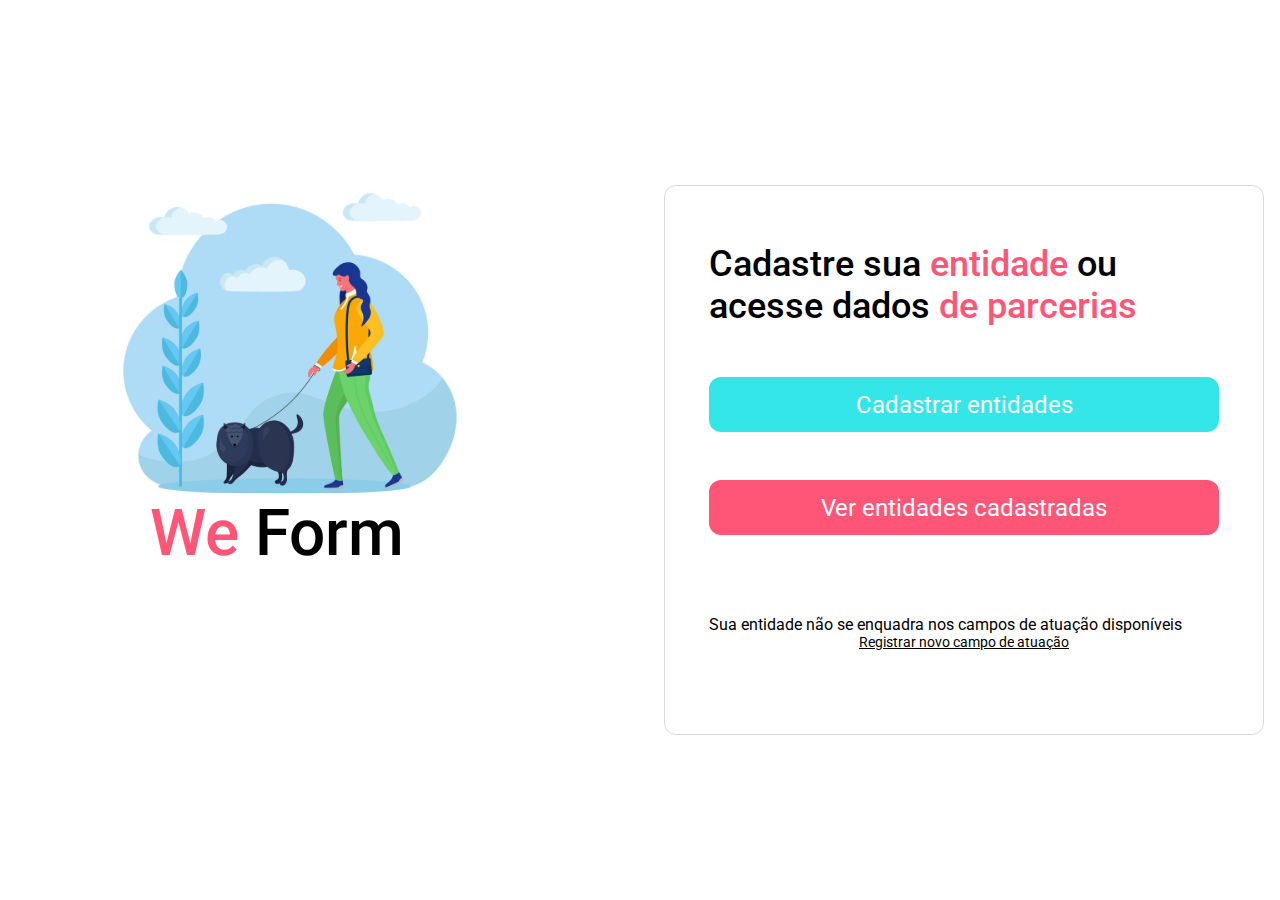
<file: index.html>
<!DOCTYPE html>
<html lang="en">
  <head>
    <meta charset="UTF-8" />
    <meta name="viewport" content="width=device-width, initial-scale=1.0" />
    <title>WeForm</title>
    <link rel="stylesheet" href="styles.css" />
    <link rel="preconnect" href="https://fonts.googleapis.com" />
    <link rel="preconnect" href="https://fonts.gstatic.com" crossorigin />
    <link
      href="https://fonts.googleapis.com/css2?family=Comic+Neue:wght@300;400;700&family=Roboto:wght@100;300;400;500;700&display=swap"
      rel="stylesheet"
    />
    <link rel="stylesheet" href="assets/fontawesome/css/all.css" />
  </head>
  <body>
    <div class="content">
      <aside>
        <img src="assets/hero.svg" alt="" />

        <h1><span>We</span> Form</h1>
      </aside>

      <main>
        <h2>
          Cadastre sua <span>entidade</span> ou acesse dados
          <span>de parcerias</span>
        </h2>

        <div class="actions">
          <a href="cadastro-entidade.html">Cadastrar entidades</a>
          <a href="">Ver entidades cadastradas</a>
        </div>
        <footer>
          <p>Sua entidade não se enquadra nos campos de atuação disponíveis</p>
          <a href="">Registrar novo campo de atuação</a>
        </footer>
      </main>
    </div>
  </body>
</html>
</file>
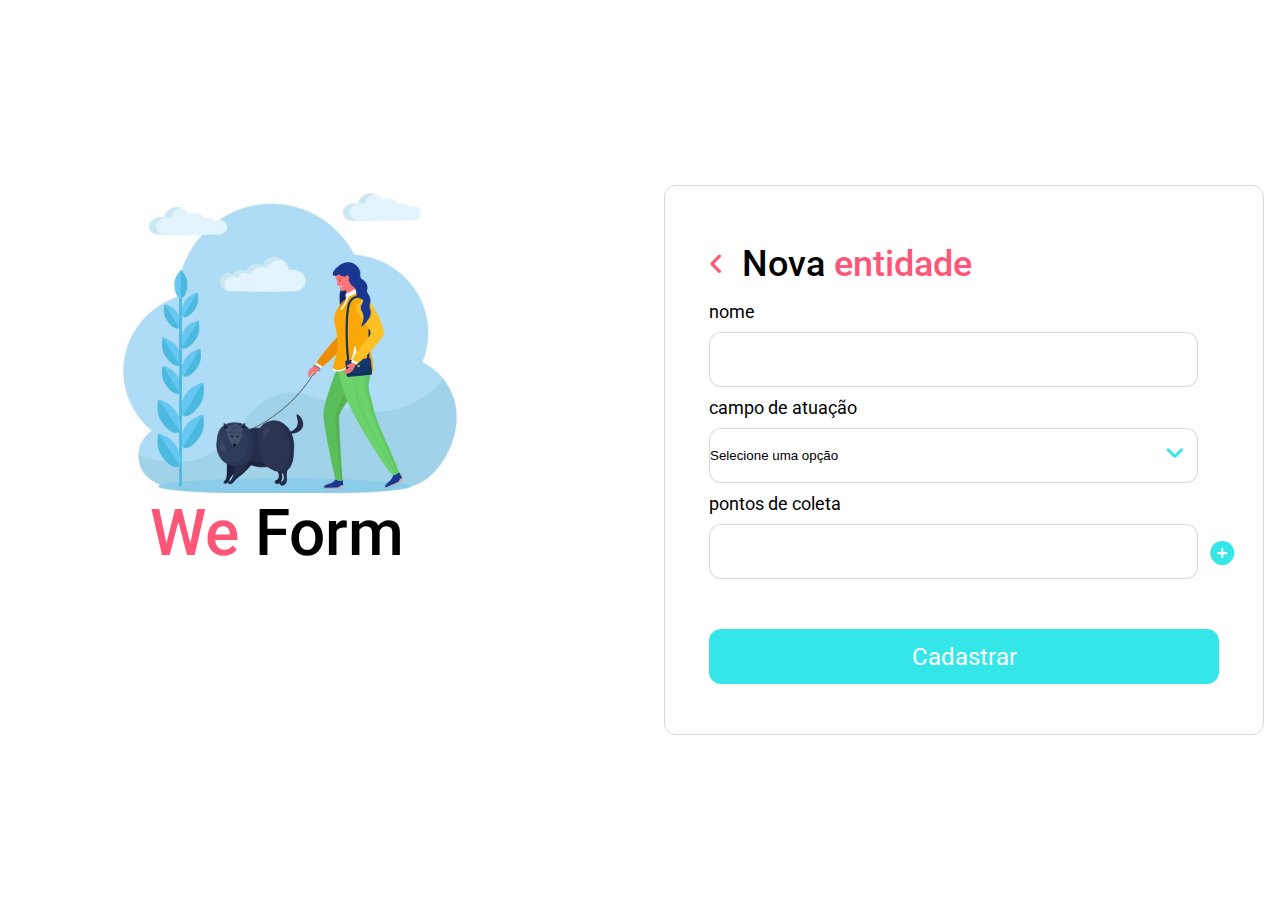
<file: cadastro-entidade.html>
<!DOCTYPE html>
<html lang="en">
  <head>
    <meta charset="UTF-8" />
    <meta name="viewport" content="width=device-width, initial-scale=1.0" />
    <title>WeForm</title>
    <link rel="stylesheet" href="styles.css" />
    <link rel="preconnect" href="https://fonts.googleapis.com" />
    <link rel="preconnect" href="https://fonts.gstatic.com" crossorigin />
    <link
      href="https://fonts.googleapis.com/css2?family=Comic+Neue:wght@300;400;700&family=Roboto:wght@100;300;400;500;700&display=swap"
      rel="stylesheet"
    />
    <link rel="stylesheet" href="assets/fontawesome/css/all.css" />
  </head>
  <body>
    <div class="content">
      <aside>
        <img src="assets/hero.svg" alt="" />

        <h1><span>We</span> Form</h1>
      </aside>

      <main>
        <header>
          <a href="index.html">
            <i class="fa-solid fa-angle-left"></i>
          </a>

          <h2>Nova <span>entidade</span></h2>
        </header>

        <form>
          <label for="input-name">Nome</label>
          <input type="text" name="" id="input-name" />

          <label for="input-field">Campo de atuação</label>
          <div class="select-div">
            <select name="" id="input-field">
              <option value="">Selecione uma opção</option>
              <option value="abrigo">Abrigo de animais</option>
            </select>
          </div>

          <div class="points">
            <label for="input-points">Pontos de coleta</label>
            <input type="text" name="" id="input-points" />

            <button>
              <i class="fa-solid fa-circle-plus"></i>
            </button>
          </div>
        </form>
        <div class="actions">
          <a href="">Cadastrar</a>
        </div>
      </main>
    </div>
  </body>
</html>
</file>
<file: styles.css>
* {
  margin: 0;
  padding: 0;
  box-sizing: border-box;
}

:root {
  font-size: 62.5%;
  --default-border: 0.1rem solid rgba(0, 0, 0, 0.15);
  --default-border-radius: 1.2rem;
}

body {
  font-family: 'Roboto', sans-serif;
  font-size: 1.4rem;
}

.content {
  display: grid;
  grid-template-areas: 
  ". . . . ."
  ". hero . form ."
  ". hero . form ."
  ". . . . ."
  ;
  gap: 8.5rem;
}

main {
  grid-area: form;
}

aside {
  grid-area: hero;
  margin-top: 10rem;
}

aside h1 {
  
  font-size: 64px;
  font-weight: 500;
  line-height: 75px;
  padding-left: 6.5rem;
}

aside h1 span, main h2 span {
  color: #FF5678;
}

main {
  width: 60rem;
  height: 55rem;
  border: var(--default-border);
  padding: 5.7rem 4.4rem;
  border-radius: var(--default-border-radius);
  margin-top: 10rem;
  position: relative;
}

main h2 {
  width: 43rem;
  font-size: 3.6rem;
  font-weight: 500;
}

main .actions {
  display: flex;
  flex-flow: column wrap;
}

main .actions a {
  border-radius: var(--default-border-radius);
  text-decoration: none;
  font-size: 2.4rem;
  height: 5.5rem;
  background-color: #35E6E9;
  color: #fff;

  display: flex;
  justify-content: center;
  align-items: center;
  margin-top: 5rem;
}

main .actions a + a {
  background-color: #FF5678;
  margin-top: 4.8rem;
}

main header {
  display: flex;
  gap: 0 1.8rem;
  align-items: center;
}

main header i {
  font-size: 2.4rem;
  color: #FF5678;
}

main footer p {
  font-size: 1.6rem;
  margin-top: 8rem
}

main footer a {
  margin-top: 1.rem;
  font-size: 1.8;
  display: block;
  text-align: center;
  color: black;
}

main form {
  margin-top: 1.6rem;
}

main form label {
  font-size: 1.8rem;
  font-weight: 400;
  text-transform: lowercase;
  margin-bottom: 1rem;
  margin-top: 1rem;
  display: block;
}

main form :is(input, select) {
  width: 489px;
  height: 5.5rem;

  background: #FFFFFF;
  border: var(--default-border);
  border-radius: var(--default-border-radius);
}

main form select {
  appearance: none;

}

main form .select-div {
  position: relative;
}

main form .select-div::after {
  top: 1.5rem;
  right: 3.5rem;
  font-size: 2.2rem;
  content: '\f107';
  font-family: 'Font Awesome 6 Free';
  font-weight: 600;
  position: absolute;
  z-index: 1;
  color: #35E6E9;
}


main form .points {
  position: relative;
}

main form input + button {
  position: absolute;
  right: -1.5rem;
  top: calc(1.5rem + 3.2rem);
  background-color: transparent;
  border: none;
  color: #35E6E9;
  font-size: 2.4rem;
  cursor: pointer;
}
</file>
